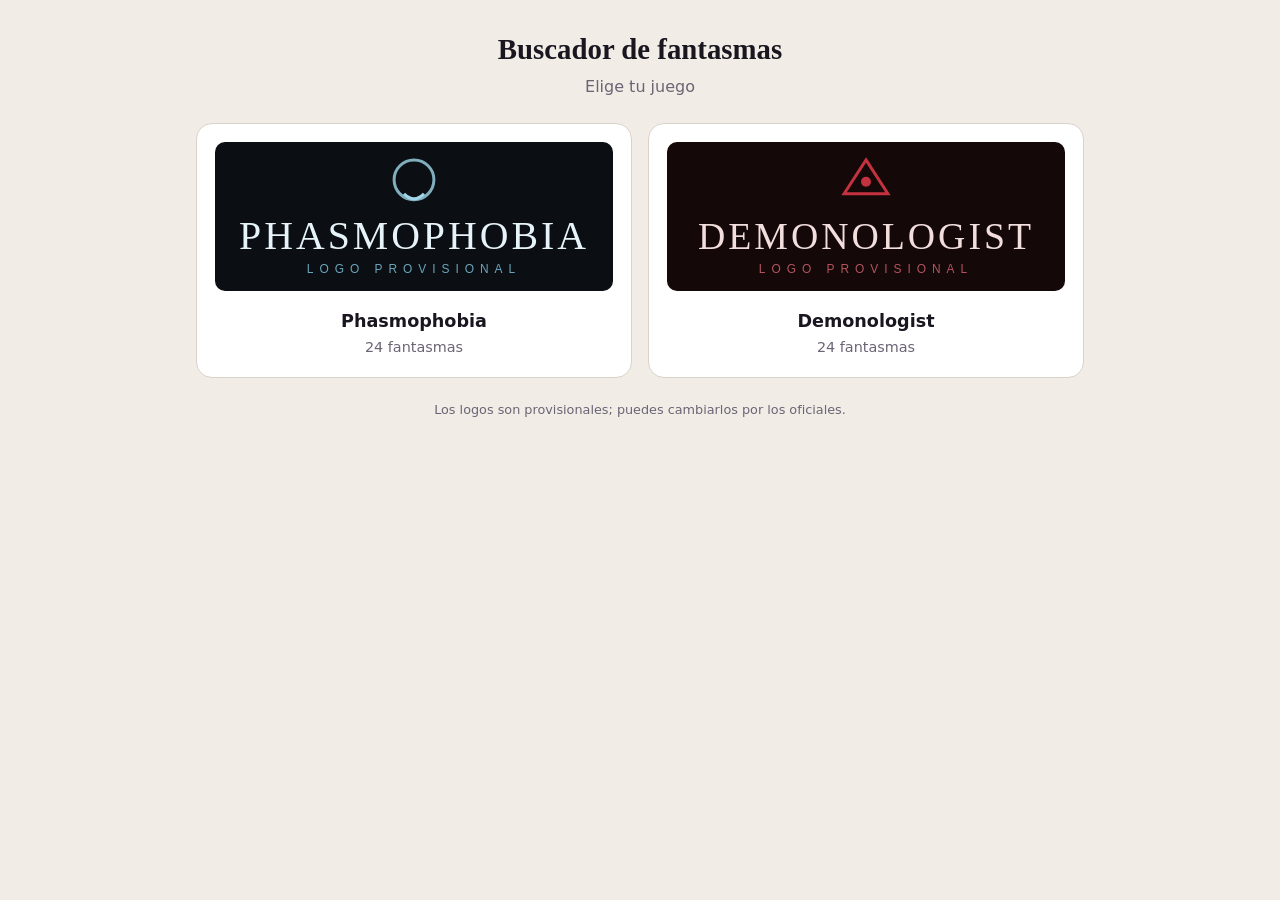
<file: index.html>
<!DOCTYPE html>
<html lang="es">
<head>
<meta charset="utf-8">
<meta name="viewport" content="width=device-width, initial-scale=1, viewport-fit=cover">
<title>Buscador de fantasmas</title>
<style>
:root{--bg:#f1ede6;--tx:#1a1620;--mu:#6b6475;--cd:#fff;--bd:#d9d2c8;--ac:#7a1f2b;--ok:#2f7d4f;--no:#8a8190;
box-sizing:border-box;padding-top:env(safe-area-inset-top,0px);padding-bottom:env(safe-area-inset-bottom,0px)}
@media (prefers-color-scheme:dark){:root:not([data-theme="light"]){--bg:#0d0b10;--tx:#e9e4ee;--mu:#9a92a6;--cd:#181421;--bd:#2c2536;--ac:#d03a48;--ok:#4cc17f;--no:#6d6578}}
:root[data-theme="dark"]{--bg:#0d0b10;--tx:#e9e4ee;--mu:#9a92a6;--cd:#181421;--bd:#2c2536;--ac:#d03a48;--ok:#4cc17f;--no:#6d6578}
*{box-sizing:border-box}
html{scroll-padding-top:env(safe-area-inset-top,0px)}
body{margin:0;background:var(--bg);color:var(--tx);font:16px/1.5 system-ui,-apple-system,"Segoe UI",sans-serif;min-height:100vh}
main{max-width:920px;margin:0 auto;padding:20px 16px 40px}
h1{font-family:Georgia,serif;text-align:center;margin:8px 0 4px;font-size:1.8rem}
.sub{text-align:center;color:var(--mu);margin:0 0 24px}
.games{display:grid;grid-template-columns:repeat(auto-fit,minmax(260px,1fr));gap:16px}
.game{background:var(--cd);border:1px solid var(--bd);border-radius:16px;padding:18px;text-align:center;cursor:pointer;color:inherit;font:inherit;transition:transform .15s,border-color .15s}
.game:hover{transform:translateY(-3px);border-color:var(--ac)}
.game svg{width:100%;height:auto;max-height:150px;border-radius:10px}
.game b{display:block;margin-top:10px;font-size:1.1rem}
.game span{color:var(--mu);font-size:.9rem}
.top{display:flex;align-items:center;gap:12px;margin-bottom:14px}
.back{background:none;border:1px solid var(--bd);color:var(--tx);border-radius:10px;padding:8px 12px;cursor:pointer;font:inherit}
.top svg{height:54px;width:auto;border-radius:8px}
.ev{display:flex;flex-wrap:wrap;gap:8px;margin:10px 0}
.chip{border:1.5px solid var(--bd);background:var(--cd);color:var(--tx);border-radius:999px;padding:8px 14px;cursor:pointer;font:inherit;font-size:.92rem}
.chip.f{border-color:var(--ok);background:color-mix(in srgb,var(--ok) 18%,var(--cd))}
.chip.x{border-color:var(--no);color:var(--mu);text-decoration:line-through}
.hint{color:var(--mu);font-size:.85rem;margin:0}
.bar{display:flex;justify-content:space-between;align-items:center;margin:14px 0 8px}
.reset{background:none;border:none;color:var(--ac);cursor:pointer;font:inherit;text-decoration:underline}
.list{display:grid;grid-template-columns:repeat(auto-fill,minmax(250px,1fr));gap:12px}
.gh{background:var(--cd);border:1px solid var(--bd);border-radius:14px;padding:14px}
.gh h3{margin:0 0 6px;font-family:Georgia,serif}
.gh p{margin:8px 0 0;font-size:.9rem;color:var(--mu)}
.tag{display:inline-block;font-size:.78rem;border:1px solid var(--bd);border-radius:6px;padding:1px 7px;margin:0 4px 4px 0}
.tag.f{border-color:var(--ok);color:var(--ok)}
.none{padding:20px;text-align:center;color:var(--mu)}
.note{font-size:.8rem;color:var(--mu);margin-top:22px;text-align:center}
.mt{font-family:Georgia,serif;margin:6px 0}
.loc{margin:0 0 6px}
.mapwrap{overflow-x:auto;border:1px solid var(--bd);border-radius:14px;background:#000;margin-top:10px}
.map{position:relative;min-width:680px}
.map img{display:block;width:100%;height:auto}
.pin{position:absolute;transform:translate(-50%,-50%);width:30px;height:30px;border-radius:50%;border:2px solid #fff;background:rgba(122,31,43,.78);cursor:pointer;padding:0;animation:pl 2s infinite}
.pin span{position:absolute;bottom:130%;left:50%;transform:translateX(-50%);white-space:nowrap;background:rgba(0,0,0,.8);color:#fff;font-size:.78rem;padding:2px 8px;border-radius:6px;opacity:0;pointer-events:none;transition:opacity .15s}
.pin:hover span,.pin:focus-visible span{opacity:1}
@keyframes pl{0%{box-shadow:0 0 0 0 rgba(208,58,72,.7)}70%{box-shadow:0 0 0 12px rgba(208,58,72,0)}100%{box-shadow:0 0 0 0 rgba(208,58,72,0)}}
@media (prefers-reduced-motion:reduce){.pin{animation:none}}
.ml{display:flex;flex-wrap:wrap;gap:8px;margin-top:14px}
</style>
</head>
<body>
<main id="app"></main>
<script>
var LOGO={
p:'<svg viewBox="0 0 400 150" xmlns="http://www.w3.org/2000/svg"><rect width="400" height="150" fill="#0b0f14"/><circle cx="200" cy="38" r="20" fill="none" stroke="#9fd6e8" stroke-width="3" opacity=".8"/><path d="M190 52q10 10 20 0" stroke="#9fd6e8" stroke-width="3" fill="none"/><text x="200" y="108" text-anchor="middle" font-family="Georgia,serif" font-size="40" letter-spacing="3" fill="#e6f4f9">PHASMOPHOBIA</text><text x="200" y="132" text-anchor="middle" font-family="sans-serif" font-size="12" letter-spacing="6" fill="#6aa6bb">LOGO PROVISIONAL</text></svg>',
d:'<svg viewBox="0 0 400 150" xmlns="http://www.w3.org/2000/svg"><rect width="400" height="150" fill="#140808"/><path d="M200 18l22 34h-44z" fill="none" stroke="#c4323f" stroke-width="3"/><circle cx="200" cy="40" r="5" fill="#c4323f"/><text x="200" y="108" text-anchor="middle" font-family="Georgia,serif" font-size="38" letter-spacing="3" fill="#f3dede">DEMONOLOGIST</text><text x="200" y="132" text-anchor="middle" font-family="sans-serif" font-size="12" letter-spacing="6" fill="#b4545c">LOGO PROVISIONAL</text></svg>'};
var G={
p:{name:'Phasmophobia',ev:{emf:'EMF 5',box:'Spirit Box',uv:'Ultravioleta',orb:'Orbes',wri:'Escritura',fre:'Temp. bajo cero',dot:'DOTS'},
gh:[
['Espíritu','emf box wri','Sin rasgos especiales. El incienso lo detiene más tiempo (180 s).'],
['Wraith','emf box dot','Casi nunca toca el suelo y puede teletransportarse hacia un jugador. Evita la sal.'],
['Phantom','box uv dot','Mirarlo baja mucho la cordura. Desaparece al fotografiarlo.'],
['Poltergeist','box uv wri','Lanza muchos objetos a la vez; débil si no hay objetos cerca.'],
['Banshee','uv orb dot','Elige un solo objetivo y lo persigue. Chilla en el micrófono parabólico.'],
['Jinn','emf uv fre','Más rápido si ve al jugador y hay electricidad activa.'],
['Mare','box orb wri','Prefiere la oscuridad: caza antes y con más fuerza con las luces apagadas.'],
['Revenant','orb wri fre','Muy lento si no te ve, muy rápido cuando te persigue.'],
['Shade','emf wri fre','Tímido: poca actividad si hay gente cerca y casi no caza con varios en la sala.'],
['Demon','uv wri fre','Muy agresivo: puede cazar con la cordura alta.'],
['Yurei','orb fre dot','Drena la cordura rápido. El incienso lo encierra en su sala.'],
['Oni','emf fre dot','Muy activo; más activo con gente cerca y sus manifestaciones se ven más.'],
['Yokai','box orb dot','Se enfada con ruido cerca; en caza solo oye a los que hablan cerca.'],
['Hantu','uv orb fre','Más rápido en frío y más lento en calor.'],
['Goryo','emf uv dot','Su DOTS solo se ve por cámara y rara vez se aleja de su sala.'],
['Myling','emf uv wri','Muy ruidoso durante la caza (pasos y sonidos frecuentes).'],
['Onryo','box orb fre','Teme las llamas: apagarlas lo empuja a cazar.'],
['The Twins','emf box fre','Son dos entidades que pueden interactuar a la vez en sitios distintos.'],
['Raiju','emf orb dot','Más rápido cerca de aparatos electrónicos encendidos.'],
['Obake','emf uv orb','Deja huellas poco habituales y puede cambiar de forma.'],
['The Mimic','box uv fre','Imita a otros fantasmas y siempre muestra Orbes falsos como 4.ª prueba.'],
['Moroi','box wri fre','Más rápido con la cordura baja; maldice a quien usa la Spirit Box.'],
['Deogen','box wri dot','Siempre sabe dónde estás; muy lento cuando te alcanza.'],
['Thaye','orb wri dot','Envejece: se vuelve más débil y lento con el tiempo.']]},
d:{name:'Demonologist',ev:{emf:'EMF 5',fin:'Huellas',dra:'Dibujo (caballete)',fre:'Temp. helada',esg:'Reacción ESG',ect:'Ectoplasma',box:'Spirit Box'},
gh:[['Abaddon','emf fre box'],['Agash','ect fin fre'],['Boogey','emf esg box'],['Demon','dra ect fre'],['Deogen','esg ect fin'],['Goryo','emf esg fin'],['Guipo','esg ect box'],['Gul','fin box fre'],['Hantu','dra box fre'],['Iblis','esg dra box'],['Jinn','emf esg fre'],['Mare','emf dra fre'],['Myling','ect box fre'],['Naamah','esg dra ect'],['Oni','emf fin fre'],['Onryo','emf fin dra'],['Poltergeist','esg fin box'],['Raiju','esg ect fre'],['Revenant','dra fin fre'],['Shade','dra ect box'],['Thaye','dra fin box'],['Wraith','emf ect fin'],['Yokai','emf dra box'],['Yurei','emf esg ect']]}};
var MAPIMG='[data-uri]';
var MAPS=[["cursed-chapel", "Cursed Chapel", 40.3, 10.9], ["kurosawa-house", "Kurosawa House", 52.4, 18.6], ["funeral-home", "Funeral Home", 40.3, 25.1], ["bedlam", "Bedlam", 64.1, 22.9], ["oakville-library", "Oakville Library", 25.3, 38.7], ["oakville-street", "Oakville Street", 20.3, 45.7], ["hospital", "Hospital", 43.9, 36.0], ["deadwood-house", "Deadwood House", 58.4, 35.4], ["farm-house", "Farm House", 64.2, 36.5], ["haunted-school", "Haunted School", 73.6, 42.0], ["abandoned-house", "Abandoned House", 39.5, 49.0], ["cyclone-st", "Cyclone St.", 51.9, 51.5]];
var st={p:{},d:{}};
var app=document.getElementById('app');
function esc(s){return String(s).replace(/[&<>"]/g,function(c){return{'&':'&amp;','<':'&lt;','>':'&gt;','"':'&quot;'}[c]})}
function home(){
app.innerHTML='<h1>Buscador de fantasmas</h1><p class="sub">Elige tu juego</p><div class="games">'+
['p','d'].map(function(k){return '<button class="game" data-g="'+k+'">'+LOGO[k]+'<b>'+G[k].name+'</b><span>'+G[k].gh.length+' fantasmas</span></button>'}).join('')+'</div>'+
'<p class="note">Los logos son provisionales; puedes cambiarlos por los oficiales.</p>';
app.querySelectorAll('.game').forEach(function(b){b.onclick=function(){location.hash=b.dataset.g==='p'?'phasmophobia':'demonologist'}});
}
function game(k,loc){
var g=G[k],s=st[k];
function match(x){var e=x[1].split(' ');
for(var c in s){if(s[c]===1&&e.indexOf(c)<0&&!(k==='p'&&x[0]==='The Mimic'&&c==='orb'))return false;
if(s[c]===2&&e.indexOf(c)>=0)return false}return true}
var res=g.gh.filter(match);
var html='<div class="top"><button class="back" id="bk">'+(loc?'← Mapa':'← Juegos')+'</button>'+LOGO[k]+'</div>'+(loc?'<p class="loc">Mapa: <b>'+esc(loc.n)+'</b></p>':'')+
'<p class="hint">Toca una prueba una vez para marcarla como encontrada ✓ y otra vez para descartarla ✗.</p><div class="ev">'+
Object.keys(g.ev).map(function(c){var v=s[c]||0;return '<button class="chip'+(v===1?' f':v===2?' x':'')+'" data-c="'+c+'">'+(v===1?'✓ ':v===2?'✗ ':'')+esc(g.ev[c])+'</button>'}).join('')+'</div>'+
'<div class="bar"><b>'+res.length+' de '+g.gh.length+' posibles</b><button class="reset" id="rs">Reiniciar</button></div>';
html+=res.length?'<div class="list">'+res.map(function(x){
return '<div class="gh"><h3>'+esc(x[0])+'</h3>'+x[1].split(' ').map(function(c){return '<span class="tag'+(s[c]===1?' f':'')+'">'+esc(g.ev[c])+'</span>'}).join('')+
'<p>'+(x[2]?esc(x[2]):'Comportamiento: lo añadimos en la siguiente parte.')+'</p></div>'}).join('')+'</div>':'<div class="none">Ningún fantasma encaja con esa combinación. Revisa las pruebas marcadas.</div>';
if(k==='d')html+='<p class="note">Datos de pruebas según guías de la comunidad; el juego recibe actualizaciones y pueden cambiar.</p>';
else html+='<p class="note">Datos de la versión actual de Phasmophobia, de memoria; conviene contrastarlos con guiaphasmophobia.com.</p>';
app.innerHTML=html;
document.getElementById('bk').onclick=function(){location.hash=loc?'demonologist':''};
document.getElementById('rs').onclick=function(){st[k]={};game(k,loc)};
app.querySelectorAll('.chip').forEach(function(b){b.onclick=function(){var c=b.dataset.c;s[c]=((s[c]||0)+1)%3;game(k,loc)}});
}
function mapScreen(){
st.d={};
var pick=function(e){location.hash='demonologist-'+e.currentTarget.dataset.s};
app.innerHTML='<div class="top"><button class="back" id="bk">← Juegos</button>'+LOGO.d+'</div><h2 class="mt">Elige el mapa de la partida</h2><p class="hint">Toca una zona del mapa o elígela en la lista.</p><div class="mapwrap"><div class="map"><img src="'+MAPIMG+'" alt="Mapa de zonas paranormales de Demonologist">'+
MAPS.map(function(m){return '<button class="pin" style="left:'+m[2]+'%;top:'+m[3]+'%" data-s="'+m[0]+'" aria-label="'+esc(m[1])+'"><span>'+esc(m[1])+'</span></button>'}).join('')+'</div></div><div class="ml">'+
MAPS.map(function(m){return '<button class="chip" data-s="'+m[0]+'">'+esc(m[1])+'</button>'}).join('')+'</div>';
document.getElementById('bk').onclick=function(){location.hash=''};
app.querySelectorAll('[data-s]').forEach(function(b){b.onclick=pick});
}
function route(){var h=location.hash.replace('#','');window.scrollTo(0,0);
var mm=h.indexOf('demonologist-')===0?MAPS.filter(function(m){return m[0]===h.slice(13)})[0]:null;
if(h==='phasmophobia')game('p');else if(mm)game('d',{n:mm[1]});else if(h==='demonologist')mapScreen();else home()}
window.addEventListener('hashchange',route);route();
</script>
</body>
</html>
</file>
